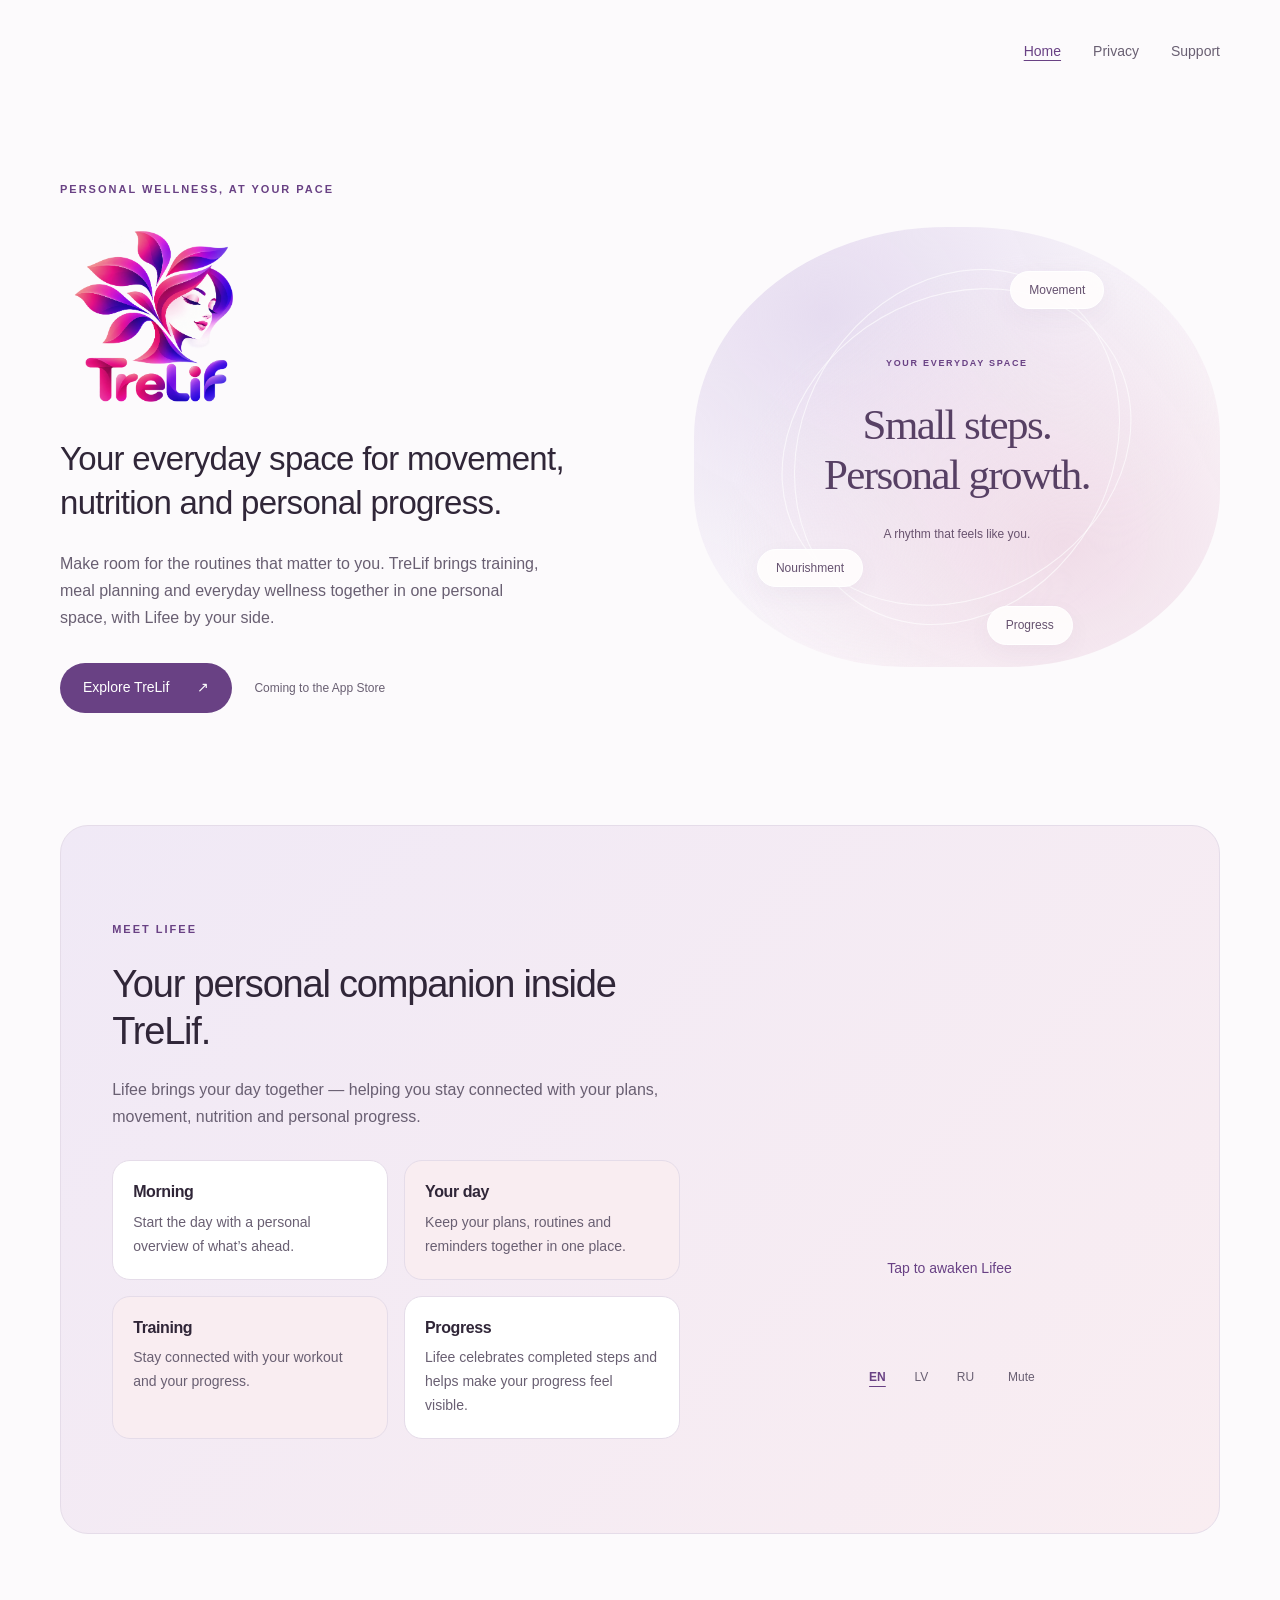
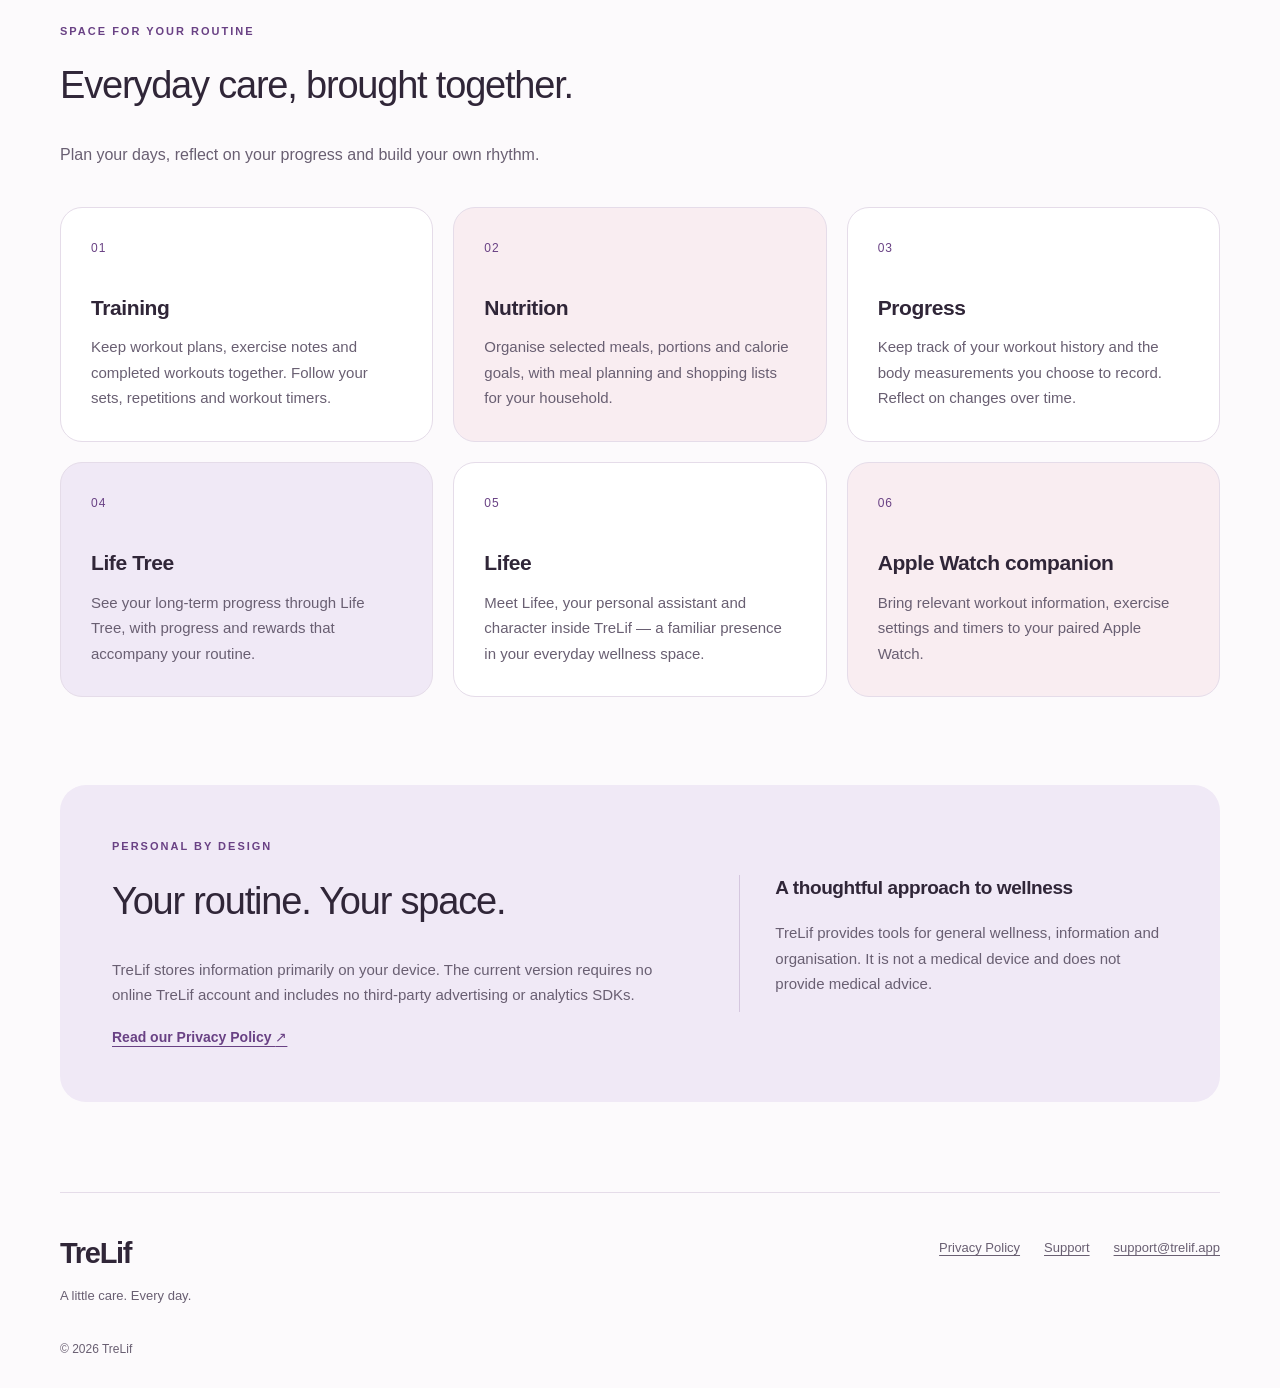
<file: index.html>
<!doctype html>
<html lang="en">
<head>
<meta charset="utf-8">
<meta name="viewport" content="width=device-width, initial-scale=1">
<meta name="description" content="Your everyday space for movement, nutrition and personal progress. Discover TreLif, Lifee and Life Tree.">
<meta name="theme-color" content="#faf7fc">
<title>TreLif — Your everyday wellness space</title>
<link rel="stylesheet" href="./assets/css/style.css?v=lifee-name-1">
<script src="./assets/js/lifee-awakening.js?v=lifee-portrait-v2-1" defer></script>
<script src="./assets/js/lifee-voice.js?v=lifee-portrait-v2-1" defer></script>
<script src="./assets/js/lifee-alive.js?v=lifee-portrait-v2-1" defer></script>
</head>
<body>
<a class="skip-link" href="#main">Skip to content</a>
<header class="site-header site-header--home wrap"><nav aria-label="Main navigation"><a href="./" aria-current="page">Home</a><a href="./privacy/">Privacy</a><a href="./support/">Support</a></nav></header>
<main id="main"><section class="hero wrap"><div class="hero-copy"><p class="eyebrow">PERSONAL WELLNESS, AT YOUR PACE</p><img class="hero-logo" src="assets/images/trelif-logo-web-new.png" alt="TreLif" width="1024" height="1024"><h1 class="hero-statement">Your everyday space for movement, nutrition and personal progress.</h1><p class="intro">Make room for the routines that matter to you. TreLif brings training, meal planning and everyday wellness together in one personal space, with Lifee by your side.</p><div class="hero-actions"><a class="button" href="#explore">Explore TreLif <span aria-hidden="true">↗</span></a><span class="coming">Coming to the App Store</span></div></div><aside class="hero-art" aria-label="Movement, nourishment and growth"><div class="orbit orbit-one"></div><div class="orbit orbit-two"></div><div class="art-core"><span class="eyebrow">YOUR EVERYDAY SPACE</span><p>Small steps.<br>Personal growth.</p><span class="art-caption">A rhythm that feels like you.</span></div><span class="art-label label-one">Movement</span><span class="art-label label-two">Nourishment</span><span class="art-label label-three">Progress</span></aside></section>
<section class="lifee-section wrap" aria-labelledby="lifee-heading">
  <div class="lifee-panel">
    <div class="lifee-copy">
      <p class="eyebrow">MEET LIFEE</p>
      <h2 id="lifee-heading">Your personal companion inside TreLif.</h2>
      <p class="lifee-description">Lifee brings your day together — helping you stay connected with your plans, movement, nutrition and personal progress.</p>
      <div class="lifee-features">
        <article class="lifee-feature"><h3>Morning</h3><p>Start the day with a personal overview of what’s ahead.</p></article>
        <article class="lifee-feature"><h3>Your day</h3><p>Keep your plans, routines and reminders together in one place.</p></article>
        <article class="lifee-feature"><h3>Training</h3><p>Stay connected with your workout and your progress.</p></article>
        <article class="lifee-feature"><h3>Progress</h3><p>Lifee celebrates completed steps and helps make your progress feel visible.</p></article>
      </div>
    </div>
    <figure class="lifee-artwork">
      <div class="lifee-visual">
        <div class="lifee-stage">
        <img class="lifee-image" src="assets/images/lifee-portrait-v2.png" alt="Lifee, the TreLif companion, with a glowing face and blue eyes" width="1302" height="1208" loading="eager" decoding="async">
        <canvas class="lifee-particles" aria-hidden="true" hidden></canvas>
        <canvas class="lifee-body" aria-hidden="true" hidden></canvas>
        <canvas class="lifee-face" aria-hidden="true" hidden></canvas>
        <canvas class="lifee-alive" aria-hidden="true" hidden></canvas>
        <button class="lifee-awaken" type="button" hidden aria-label="Awaken Lifee"><span>Tap to awaken Lifee</span></button>
        </div>
      </div>
      <div class="lifee-controls" hidden><button class="lifee-replay" type="button" hidden>Replay</button><span class="lifee-status" role="status" aria-live="polite"></span></div>
      <div class="lifee-voice-controls" hidden>
        <div class="lifee-languages" role="group" aria-label="Lifee introduction language">
          <button type="button" data-language="en" lang="en" aria-label="English introduction" aria-pressed="true">EN</button>
          <button type="button" data-language="lv" lang="lv" aria-label="Latvian introduction" aria-pressed="false">LV</button>
          <button type="button" data-language="ru" lang="ru" aria-label="Russian introduction" aria-pressed="false">RU</button>
        </div>
        <button class="lifee-mute" type="button" aria-label="Mute Lifee introduction" aria-pressed="false">Mute</button>
        <button class="lifee-play-voice" type="button" hidden>Play introduction</button>
      </div>
      <span class="lifee-voice-status lifee-status" role="status" aria-live="polite"></span>
      <figcaption class="lifee-caption"><span class="lifee-name">Lifee</span><span class="lifee-name-subtitle">Your AI companion</span></figcaption>
    </figure>
  </div>
</section>
<section id="explore" class="explore wrap"><div class="section-heading"><p class="eyebrow">SPACE FOR YOUR ROUTINE</p><h2>Everyday care, brought together.</h2><p>Plan your days, reflect on your progress and build your own rhythm.</p></div><div class="feature-grid"><article class="feature-card"><span class="feature-number" aria-hidden="true">01</span><h3>Training</h3><p>Keep workout plans, exercise notes and completed workouts together. Follow your sets, repetitions and workout timers.</p></article><article class="feature-card"><span class="feature-number" aria-hidden="true">02</span><h3>Nutrition</h3><p>Organise selected meals, portions and calorie goals, with meal planning and shopping lists for your household.</p></article><article class="feature-card"><span class="feature-number" aria-hidden="true">03</span><h3>Progress</h3><p>Keep track of your workout history and the body measurements you choose to record. Reflect on changes over time.</p></article><article class="feature-card"><span class="feature-number" aria-hidden="true">04</span><h3>Life Tree</h3><p>See your long-term progress through Life Tree, with progress and rewards that accompany your routine.</p></article><article class="feature-card"><span class="feature-number" aria-hidden="true">05</span><h3>Lifee</h3><p>Meet Lifee, your personal assistant and character inside TreLif — a familiar presence in your everyday wellness space.</p></article><article class="feature-card"><span class="feature-number" aria-hidden="true">06</span><h3>Apple Watch companion</h3><p>Bring relevant workout information, exercise settings and timers to your paired Apple Watch.</p></article></div></section><section class="privacy-note wrap"><div><p class="eyebrow">PERSONAL BY DESIGN</p><h2>Your routine. Your space.</h2><p>TreLif stores information primarily on your device. The current version requires no online TreLif account and includes no third-party advertising or analytics SDKs.</p><a class="text-link" href="./privacy/">Read our Privacy Policy <span aria-hidden="true">↗</span></a></div><div class="wellness-note"><h3>A thoughtful approach to wellness</h3><p>TreLif provides tools for general wellness, information and organisation. It is not a medical device and does not provide medical advice.</p></div></section></main>
<footer class="site-footer wrap"><div><a class="wordmark" href="./">TreLif</a><p>A little care. Every day.</p></div><nav aria-label="Footer navigation"><a href="./privacy/">Privacy Policy</a><a href="./support/">Support</a><a href="mailto:support@trelif.app">support@trelif.app</a></nav><p class="copyright">© 2026 TreLif</p></footer>
</body>
</html>
</file>
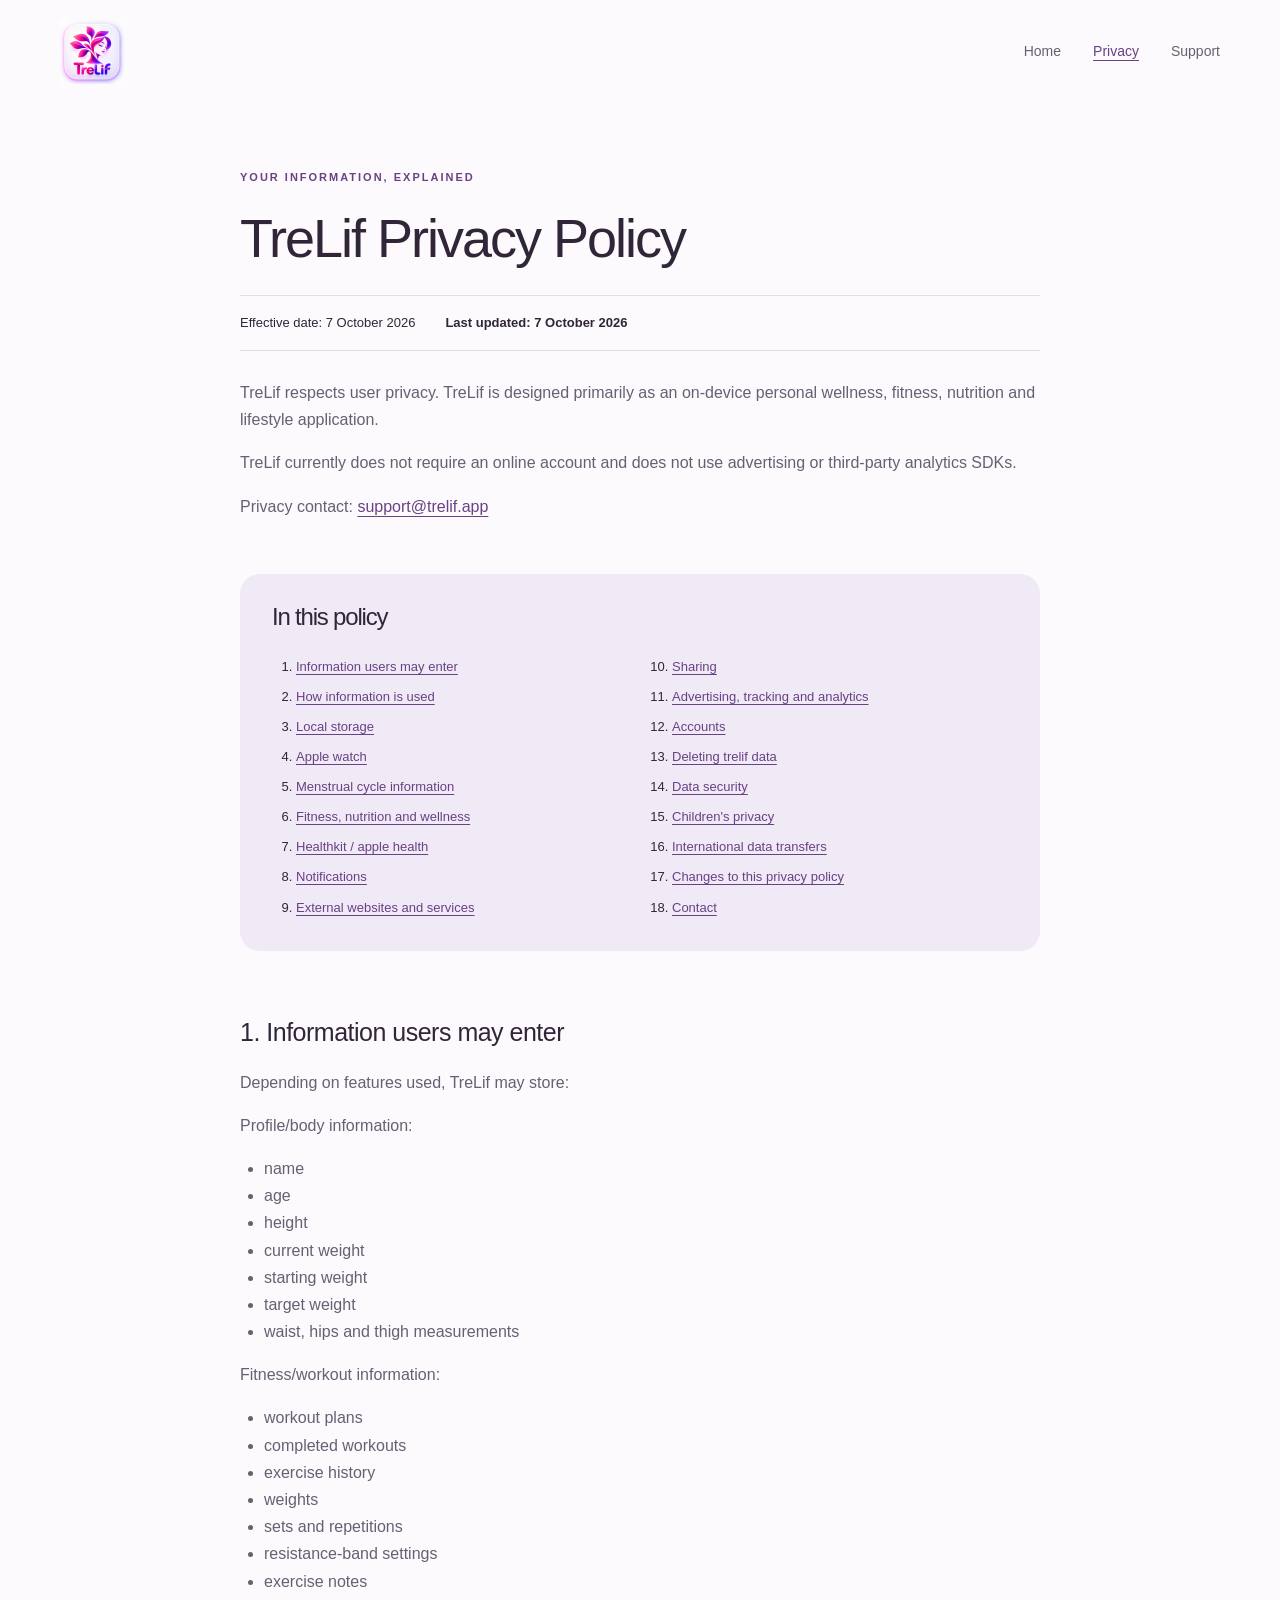
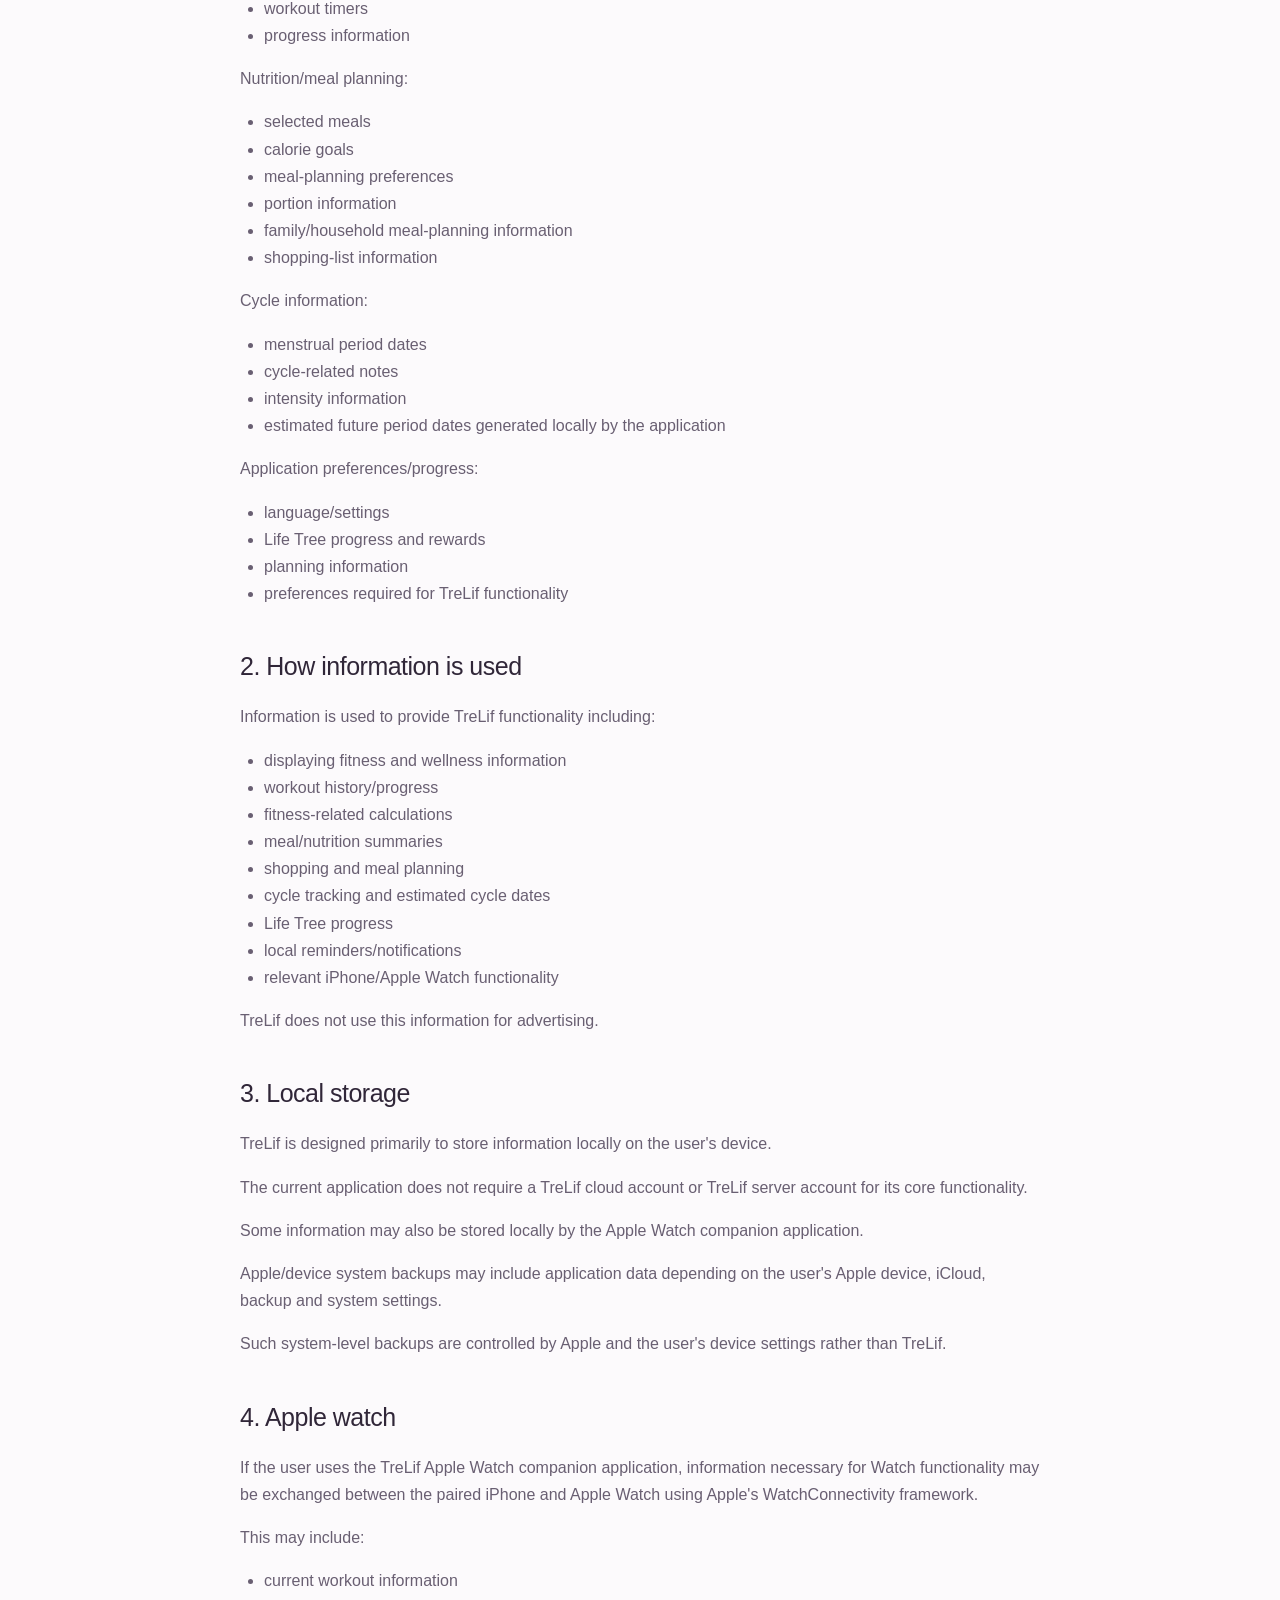
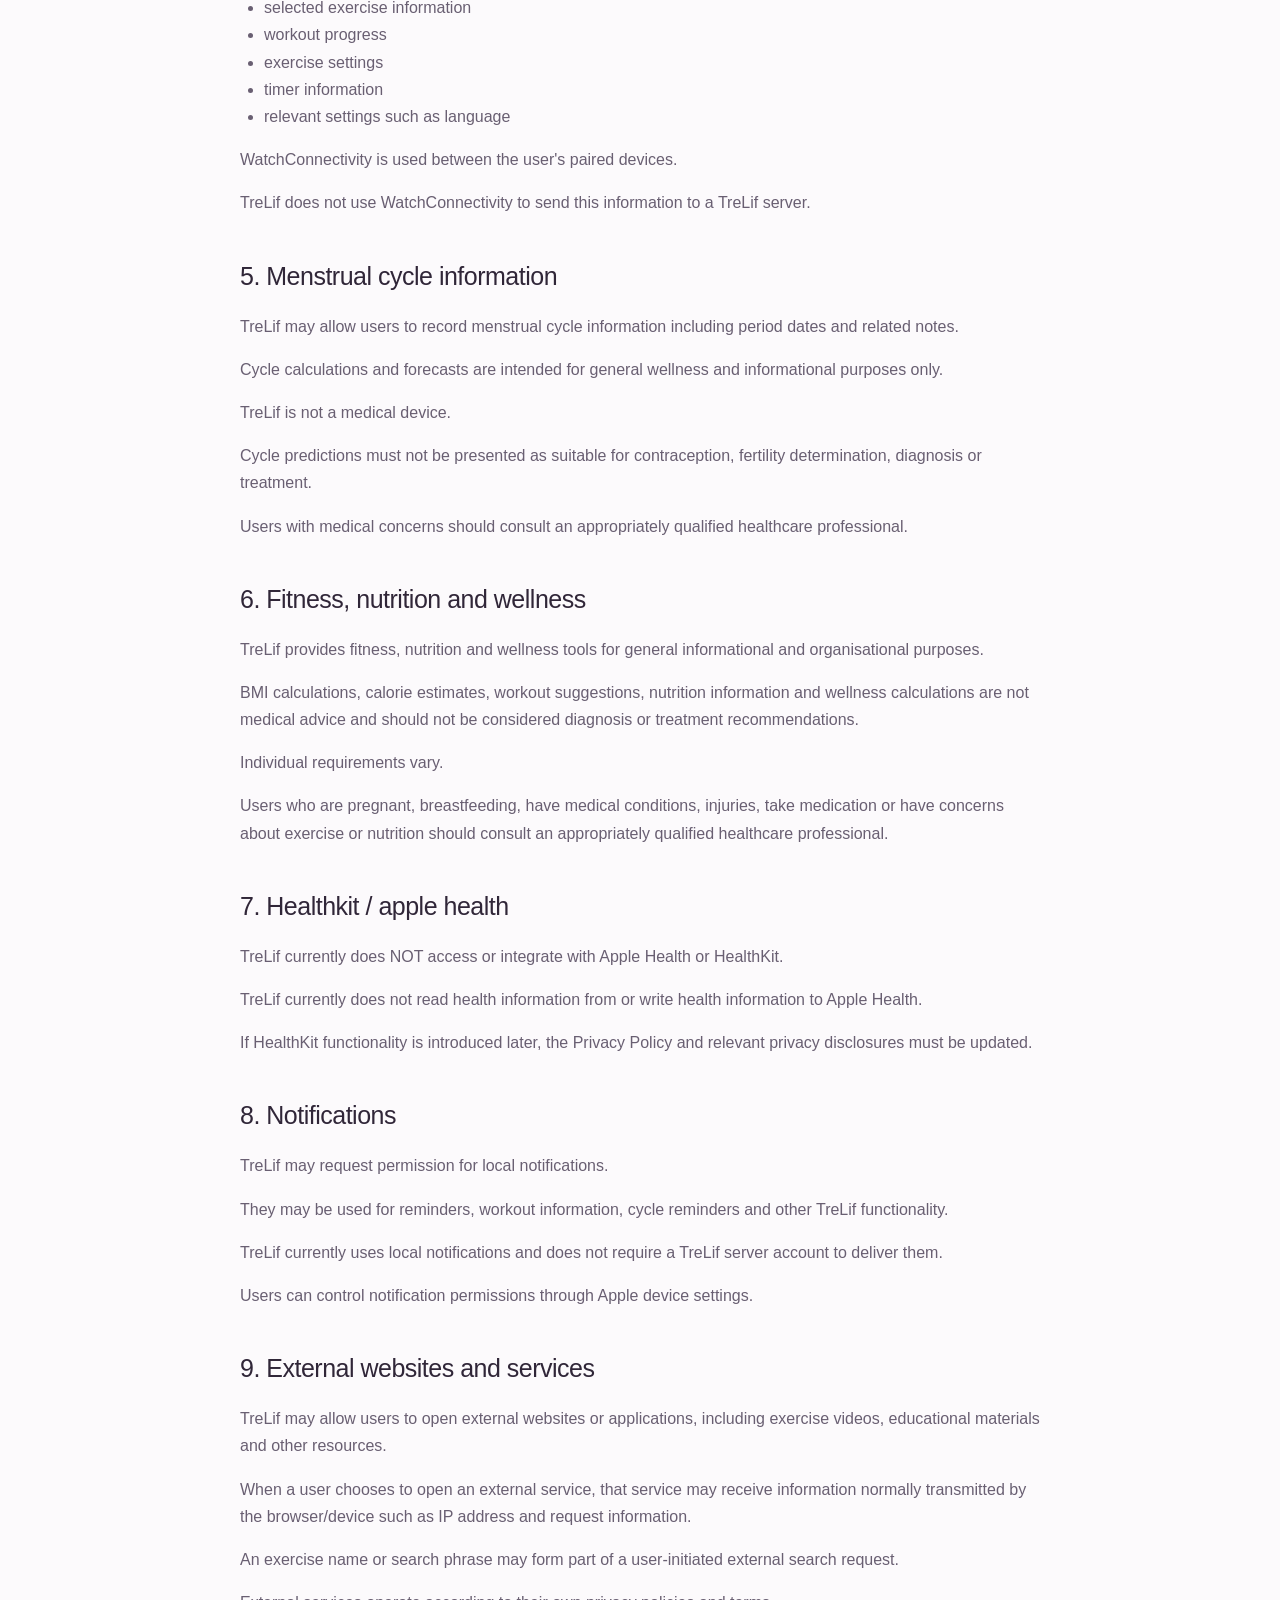
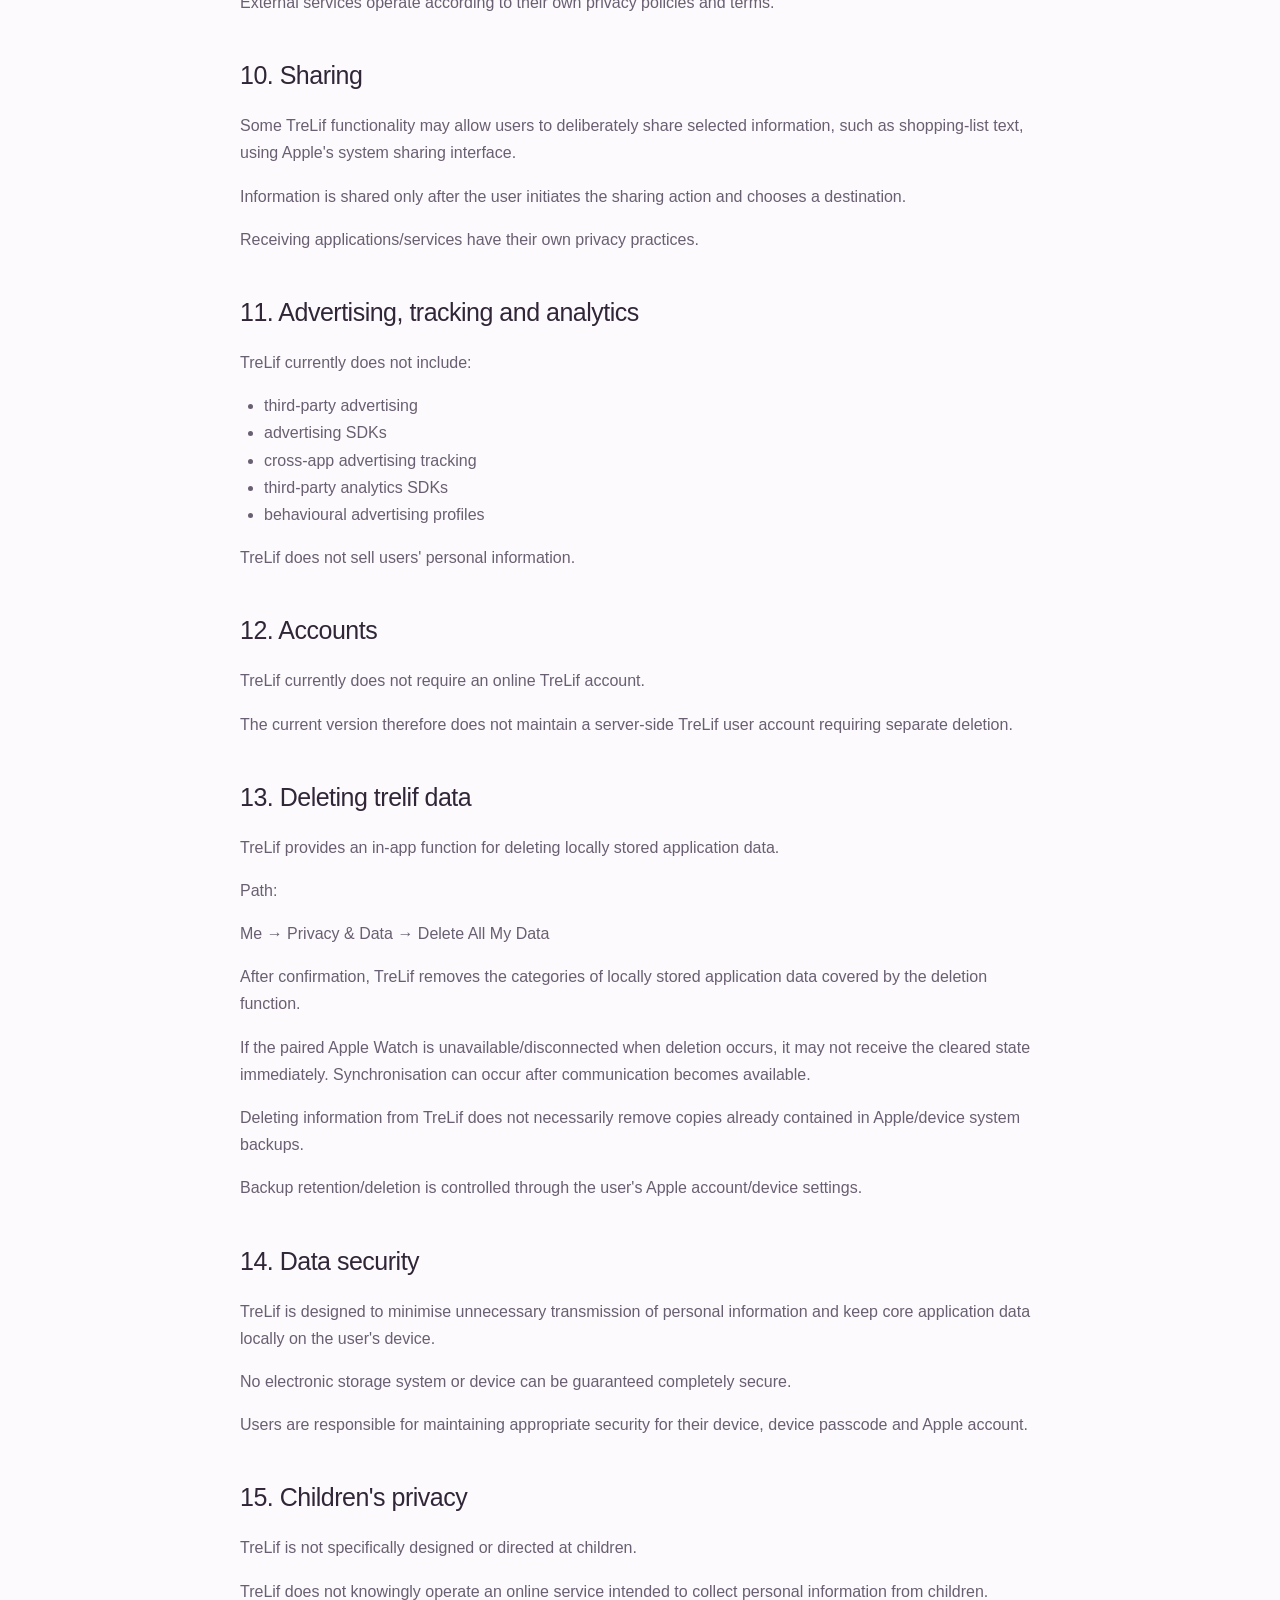
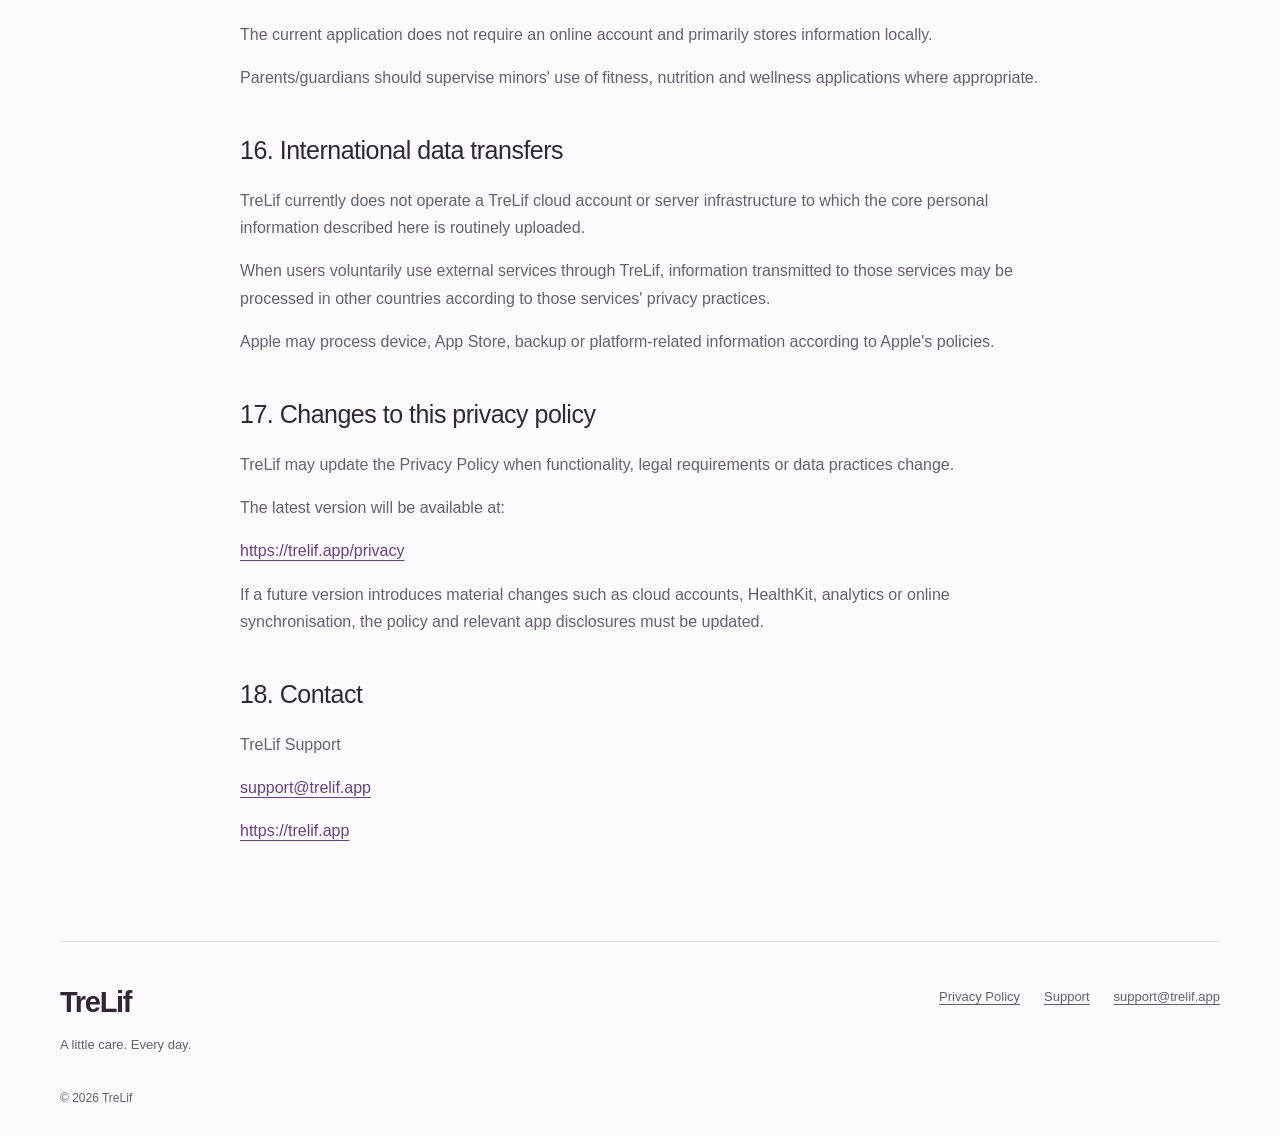
<file: privacy/index.html>
<!doctype html>
<html lang="en">
<head>
<meta charset="utf-8">
<meta name="viewport" content="width=device-width, initial-scale=1">
<meta name="description" content="Read how TreLif stores and uses information, including local storage, Apple Watch, data deletion and privacy contacts.">
<meta name="theme-color" content="#faf7fc">
<title>TreLif Privacy Policy</title>
<link rel="stylesheet" href="../assets/css/style.css">
</head>
<body>
<a class="skip-link" href="#main">Skip to content</a>
<header class="site-header wrap"><a class="brand" href="../" aria-label="TreLif home"><img class="brand-logo" src="../assets/images/trelif-logo.png" alt="TreLif" width="1024" height="1024"></a><nav aria-label="Main navigation"><a href="../">Home</a><a href="../privacy/" aria-current="page">Privacy</a><a href="../support/">Support</a></nav></header>
<main id="main"><header class="page-heading wrap narrow"><p class="eyebrow">YOUR INFORMATION, EXPLAINED</p><h1>TreLif Privacy Policy</h1><div class="dates"><p>Effective date: <time datetime="2026-10-07">7 October 2026</time></p><p><strong>Last updated: <time datetime="2026-10-07">7 October 2026</time></strong></p></div><p>TreLif respects user privacy. TreLif is designed primarily as an on-device personal wellness, fitness, nutrition and lifestyle application.</p><p>TreLif currently does not require an online account and does not use advertising or third-party analytics SDKs.</p><p>Privacy contact: <a href="mailto:support@trelif.app">support@trelif.app</a></p></header><div class="wrap narrow policy"><nav class="contents" aria-label="Privacy policy contents"><h2>In this policy</h2><ol><li><a href="#section-1">Information users may enter</a></li><li><a href="#section-2">How information is used</a></li><li><a href="#section-3">Local storage</a></li><li><a href="#section-4">Apple watch</a></li><li><a href="#section-5">Menstrual cycle information</a></li><li><a href="#section-6">Fitness, nutrition and wellness</a></li><li><a href="#section-7">Healthkit / apple health</a></li><li><a href="#section-8">Notifications</a></li><li><a href="#section-9">External websites and services</a></li><li><a href="#section-10">Sharing</a></li><li><a href="#section-11">Advertising, tracking and analytics</a></li><li><a href="#section-12">Accounts</a></li><li><a href="#section-13">Deleting trelif data</a></li><li><a href="#section-14">Data security</a></li><li><a href="#section-15">Children&#x27;s privacy</a></li><li><a href="#section-16">International data transfers</a></li><li><a href="#section-17">Changes to this privacy policy</a></li><li><a href="#section-18">Contact</a></li></ol></nav><section id="section-1"><h2>1. Information users may enter</h2><p>Depending on features used, TreLif may store:</p><p>Profile/body information:</p><ul><li>name</li><li>age</li><li>height</li><li>current weight</li><li>starting weight</li><li>target weight</li><li>waist, hips and thigh measurements</li></ul><p>Fitness/workout information:</p><ul><li>workout plans</li><li>completed workouts</li><li>exercise history</li><li>weights</li><li>sets and repetitions</li><li>resistance-band settings</li><li>exercise notes</li><li>workout timers</li><li>progress information</li></ul><p>Nutrition/meal planning:</p><ul><li>selected meals</li><li>calorie goals</li><li>meal-planning preferences</li><li>portion information</li><li>family/household meal-planning information</li><li>shopping-list information</li></ul><p>Cycle information:</p><ul><li>menstrual period dates</li><li>cycle-related notes</li><li>intensity information</li><li>estimated future period dates generated locally by the application</li></ul><p>Application preferences/progress:</p><ul><li>language/settings</li><li>Life Tree progress and rewards</li><li>planning information</li><li>preferences required for TreLif functionality</li></ul></section><section id="section-2"><h2>2. How information is used</h2><p>Information is used to provide TreLif functionality including:</p><ul><li>displaying fitness and wellness information</li><li>workout history/progress</li><li>fitness-related calculations</li><li>meal/nutrition summaries</li><li>shopping and meal planning</li><li>cycle tracking and estimated cycle dates</li><li>Life Tree progress</li><li>local reminders/notifications</li><li>relevant iPhone/Apple Watch functionality</li></ul><p>TreLif does not use this information for advertising.</p></section><section id="section-3"><h2>3. Local storage</h2><p>TreLif is designed primarily to store information locally on the user&#x27;s device.</p><p>The current application does not require a TreLif cloud account or TreLif server account for its core functionality.</p><p>Some information may also be stored locally by the Apple Watch companion application.</p><p>Apple/device system backups may include application data depending on the user&#x27;s Apple device, iCloud, backup and system settings.</p><p>Such system-level backups are controlled by Apple and the user&#x27;s device settings rather than TreLif.</p></section><section id="section-4"><h2>4. Apple watch</h2><p>If the user uses the TreLif Apple Watch companion application, information necessary for Watch functionality may be exchanged between the paired iPhone and Apple Watch using Apple&#x27;s WatchConnectivity framework.</p><p>This may include:</p><ul><li>current workout information</li><li>selected exercise information</li><li>workout progress</li><li>exercise settings</li><li>timer information</li><li>relevant settings such as language</li></ul><p>WatchConnectivity is used between the user&#x27;s paired devices.</p><p>TreLif does not use WatchConnectivity to send this information to a TreLif server.</p></section><section id="section-5"><h2>5. Menstrual cycle information</h2><p>TreLif may allow users to record menstrual cycle information including period dates and related notes.</p><p>Cycle calculations and forecasts are intended for general wellness and informational purposes only.</p><p>TreLif is not a medical device.</p><p>Cycle predictions must not be presented as suitable for contraception, fertility determination, diagnosis or treatment.</p><p>Users with medical concerns should consult an appropriately qualified healthcare professional.</p></section><section id="section-6"><h2>6. Fitness, nutrition and wellness</h2><p>TreLif provides fitness, nutrition and wellness tools for general informational and organisational purposes.</p><p>BMI calculations, calorie estimates, workout suggestions, nutrition information and wellness calculations are not medical advice and should not be considered diagnosis or treatment recommendations.</p><p>Individual requirements vary.</p><p>Users who are pregnant, breastfeeding, have medical conditions, injuries, take medication or have concerns about exercise or nutrition should consult an appropriately qualified healthcare professional.</p></section><section id="section-7"><h2>7. Healthkit / apple health</h2><p>TreLif currently does NOT access or integrate with Apple Health or HealthKit.</p><p>TreLif currently does not read health information from or write health information to Apple Health.</p><p>If HealthKit functionality is introduced later, the Privacy Policy and relevant privacy disclosures must be updated.</p></section><section id="section-8"><h2>8. Notifications</h2><p>TreLif may request permission for local notifications.</p><p>They may be used for reminders, workout information, cycle reminders and other TreLif functionality.</p><p>TreLif currently uses local notifications and does not require a TreLif server account to deliver them.</p><p>Users can control notification permissions through Apple device settings.</p></section><section id="section-9"><h2>9. External websites and services</h2><p>TreLif may allow users to open external websites or applications, including exercise videos, educational materials and other resources.</p><p>When a user chooses to open an external service, that service may receive information normally transmitted by the browser/device such as IP address and request information.</p><p>An exercise name or search phrase may form part of a user-initiated external search request.</p><p>External services operate according to their own privacy policies and terms.</p></section><section id="section-10"><h2>10. Sharing</h2><p>Some TreLif functionality may allow users to deliberately share selected information, such as shopping-list text, using Apple&#x27;s system sharing interface.</p><p>Information is shared only after the user initiates the sharing action and chooses a destination.</p><p>Receiving applications/services have their own privacy practices.</p></section><section id="section-11"><h2>11. Advertising, tracking and analytics</h2><p>TreLif currently does not include:</p><ul><li>third-party advertising</li><li>advertising SDKs</li><li>cross-app advertising tracking</li><li>third-party analytics SDKs</li><li>behavioural advertising profiles</li></ul><p>TreLif does not sell users&#x27; personal information.</p></section><section id="section-12"><h2>12. Accounts</h2><p>TreLif currently does not require an online TreLif account.</p><p>The current version therefore does not maintain a server-side TreLif user account requiring separate deletion.</p></section><section id="section-13"><h2>13. Deleting trelif data</h2><p>TreLif provides an in-app function for deleting locally stored application data.</p><p>Path:</p><p>Me → Privacy &amp; Data → Delete All My Data</p><p>After confirmation, TreLif removes the categories of locally stored application data covered by the deletion function.</p><p>If the paired Apple Watch is unavailable/disconnected when deletion occurs, it may not receive the cleared state immediately. Synchronisation can occur after communication becomes available.</p><p>Deleting information from TreLif does not necessarily remove copies already contained in Apple/device system backups.</p><p>Backup retention/deletion is controlled through the user&#x27;s Apple account/device settings.</p></section><section id="section-14"><h2>14. Data security</h2><p>TreLif is designed to minimise unnecessary transmission of personal information and keep core application data locally on the user&#x27;s device.</p><p>No electronic storage system or device can be guaranteed completely secure.</p><p>Users are responsible for maintaining appropriate security for their device, device passcode and Apple account.</p></section><section id="section-15"><h2>15. Children&#x27;s privacy</h2><p>TreLif is not specifically designed or directed at children.</p><p>TreLif does not knowingly operate an online service intended to collect personal information from children.</p><p>The current application does not require an online account and primarily stores information locally.</p><p>Parents/guardians should supervise minors&#x27; use of fitness, nutrition and wellness applications where appropriate.</p></section><section id="section-16"><h2>16. International data transfers</h2><p>TreLif currently does not operate a TreLif cloud account or server infrastructure to which the core personal information described here is routinely uploaded.</p><p>When users voluntarily use external services through TreLif, information transmitted to those services may be processed in other countries according to those services&#x27; privacy practices.</p><p>Apple may process device, App Store, backup or platform-related information according to Apple&#x27;s policies.</p></section><section id="section-17"><h2>17. Changes to this privacy policy</h2><p>TreLif may update the Privacy Policy when functionality, legal requirements or data practices change.</p><p>The latest version will be available at:</p><p><a href="./">https://trelif.app/privacy</a></p><p>If a future version introduces material changes such as cloud accounts, HealthKit, analytics or online synchronisation, the policy and relevant app disclosures must be updated.</p></section><section id="section-18"><h2>18. Contact</h2><p>TreLif Support</p><p><a href="mailto:support@trelif.app">support@trelif.app</a></p><p><a href="../">https://trelif.app</a></p></section></div></main>
<footer class="site-footer wrap"><div><a class="wordmark" href="../">TreLif</a><p>A little care. Every day.</p></div><nav aria-label="Footer navigation"><a href="../privacy/">Privacy Policy</a><a href="../support/">Support</a><a href="mailto:support@trelif.app">support@trelif.app</a></nav><p class="copyright">© 2026 TreLif</p></footer>
</body>
</html>
</file>
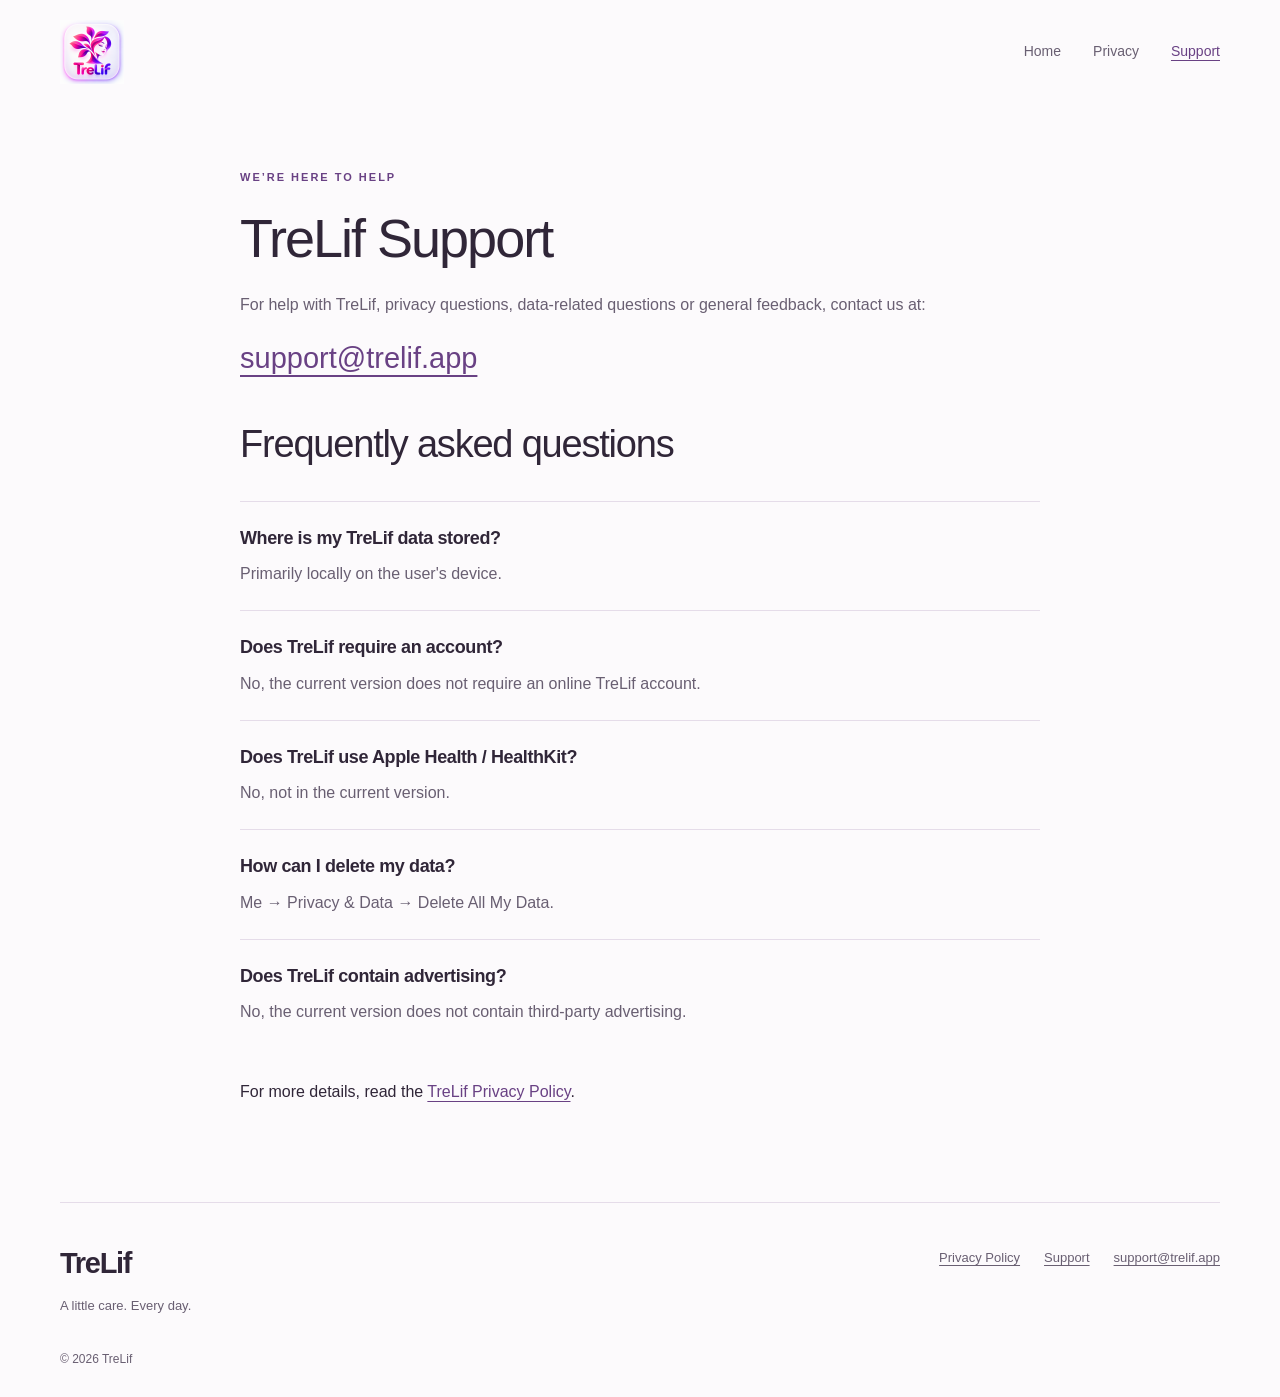
<file: support/index.html>
<!doctype html>
<html lang="en">
<head>
<meta charset="utf-8">
<meta name="viewport" content="width=device-width, initial-scale=1">
<meta name="description" content="Contact TreLif Support for help, privacy and data questions, or feedback. Find answers about local storage, accounts and data deletion.">
<meta name="theme-color" content="#faf7fc">
<title>TreLif Support</title>
<link rel="stylesheet" href="../assets/css/style.css">
</head>
<body>
<a class="skip-link" href="#main">Skip to content</a>
<header class="site-header wrap"><a class="brand" href="../" aria-label="TreLif home"><img class="brand-logo" src="../assets/images/trelif-logo.png" alt="TreLif" width="1024" height="1024"></a><nav aria-label="Main navigation"><a href="../">Home</a><a href="../privacy/">Privacy</a><a href="../support/" aria-current="page">Support</a></nav></header>
<main id="main"><header class="page-heading wrap narrow"><p class="eyebrow">WE’RE HERE TO HELP</p><h1>TreLif Support</h1><p>For help with TreLif, privacy questions, data-related questions or general feedback, contact us at:</p><a class="contact-email" href="mailto:support@trelif.app">support@trelif.app</a></header><section class="wrap narrow faq"><h2>Frequently asked questions</h2><article><h3>Where is my TreLif data stored?</h3><p>Primarily locally on the user's device.</p></article><article><h3>Does TreLif require an account?</h3><p>No, the current version does not require an online TreLif account.</p></article><article><h3>Does TreLif use Apple Health / HealthKit?</h3><p>No, not in the current version.</p></article><article><h3>How can I delete my data?</h3><p>Me → Privacy & Data → Delete All My Data.</p></article><article><h3>Does TreLif contain advertising?</h3><p>No, the current version does not contain third-party advertising.</p></article><p class="support-policy">For more details, read the <a href="../privacy/">TreLif Privacy Policy</a>.</p></section></main>
<footer class="site-footer wrap"><div><a class="wordmark" href="../">TreLif</a><p>A little care. Every day.</p></div><nav aria-label="Footer navigation"><a href="../privacy/">Privacy Policy</a><a href="../support/">Support</a><a href="mailto:support@trelif.app">support@trelif.app</a></nav><p class="copyright">© 2026 TreLif</p></footer>
</body>
</html>
</file>
<file: assets/css/style.css>
:root{color-scheme:light;--paper:#fcfafc;--ink:#302638;--muted:#695f72;--purple:#694184;--line:#e5dce9;--lavender:#f0e9f6;--pink:#f9edf1;font-family:-apple-system,BlinkMacSystemFont,"Segoe UI",sans-serif;font-synthesis:none}*{box-sizing:border-box}html{scroll-behavior:smooth;scroll-padding-top:2rem}body{margin:0;background:var(--paper);color:var(--ink);font-size:16px;line-height:1.7}a{color:var(--purple);text-underline-offset:.25em}a:hover{text-decoration-thickness:2px}a:focus-visible,summary:focus-visible{outline:3px solid var(--purple);outline-offset:5px;border-radius:3px}.wrap{width:min(1160px,calc(100% - 64px));margin-inline:auto}.narrow{max-width:800px}.site-header{min-height:104px;display:flex;align-items:center;justify-content:space-between;gap:24px}.wordmark{font-size:29px;font-weight:650;letter-spacing:-1.3px;color:var(--ink);text-decoration:none}.brand{display:inline-flex;align-items:center;flex-shrink:0}.brand-logo{display:block;width:64px;height:auto}.site-header nav{display:flex;gap:32px}.site-header nav a{font-size:14px;color:var(--muted);text-decoration:none}.site-header nav a:hover,.site-header nav a[aria-current]{color:var(--purple);text-decoration:underline}.skip-link{position:absolute;top:8px;left:8px;transform:translateY(-180%);padding:8px 16px;background:white;z-index:5}.skip-link:focus{transform:none}.hero{display:grid;grid-template-columns:1.1fr 1fr;align-items:center;gap:55px;padding-block:76px 112px}.eyebrow{font-size:11px;font-weight:650;letter-spacing:2px;color:var(--purple);margin:0 0 22px}h1,h2,h3,p{margin-top:0}h1{font-size:clamp(48px,6vw,80px);font-weight:500;letter-spacing:-3.5px;line-height:1.08;margin-bottom:24px}h2{font-size:clamp(28px,3vw,38px);font-weight:500;line-height:1.25;letter-spacing:-1.2px}h3{font-size:21px;font-weight:550;line-height:1.35;letter-spacing:-.4px}.hero-statement{font-size:clamp(24px,2.6vw,33px);font-weight:500;line-height:1.35;letter-spacing:-.7px;margin-bottom:24px}.intro{color:var(--muted);max-width:490px}.hero-actions{display:flex;flex-wrap:wrap;gap:22px;align-items:center;margin-top:32px}.button{display:inline-flex;gap:28px;align-items:center;background:var(--purple);color:#fff;text-decoration:none;padding:13px 23px;border-radius:50px;font-size:14px}.button:hover{background:#543268}.coming{font-size:12px;color:var(--muted)}.hero-art{min-height:440px;position:relative;display:grid;place-items:center;isolation:isolate;border-radius:48% 48% 40% 40%;background:radial-gradient(ellipse at 70% 72%,#f0dce8,transparent 65%),radial-gradient(ellipse at 25% 20%,#e6dcf0,transparent 75%);overflow:hidden}.art-core{text-align:center;z-index:1;padding:45px 20px}.art-core .eyebrow{font-size:9px;letter-spacing:1.7px}.art-core p{font-family:Georgia,"Times New Roman",serif;font-size:43px;line-height:1.16;letter-spacing:-1.6px;margin:26px 0 20px;color:#574064}.art-caption{font-size:12px;color:#69536f}.orbit{position:absolute;width:310px;height:370px;border:1px solid #ffffffaa;border-radius:50%;transform:rotate(30deg)}.orbit-two{width:365px;height:300px;transform:rotate(-30deg)}.art-label{position:absolute;z-index:2;background:#fffdfdea;border:1px solid #fff;border-radius:24px;padding:8px 18px;font-size:12px;color:#65516f;box-shadow:0 8px 25px #6440730b}.label-one{top:10%;right:22%}.label-two{bottom:18%;left:12%}.label-three{bottom:5%;right:28%}.explore{padding-bottom:88px}.section-heading{max-width:650px;margin-bottom:38px}.section-heading p:last-child{color:var(--muted)}.feature-grid{display:grid;grid-template-columns:repeat(3,1fr);gap:20px}.feature-card{padding:30px;border:1px solid var(--line);border-radius:22px;background:#fff}.feature-card:nth-child(2),.feature-card:nth-child(6){background:var(--pink)}.feature-card:nth-child(4){background:var(--lavender)}.feature-number{display:block;font-size:12px;letter-spacing:1px;color:var(--purple);margin-bottom:36px}.feature-card h3{margin-bottom:12px}.feature-card p{font-size:15px;color:var(--muted);margin:0}.privacy-note{display:grid;grid-template-columns:1.3fr 1fr;gap:70px;padding:52px;border-radius:26px;background:var(--lavender);margin-bottom:90px}.privacy-note p:not(.eyebrow){color:var(--muted);font-size:15px}.text-link{font-size:14px;font-weight:600}.wellness-note{align-self:center;border-left:1px solid #d5c7df;padding-left:35px}.wellness-note h3{font-size:19px}.site-footer{border-top:1px solid var(--line);display:grid;grid-template-columns:1fr auto;gap:25px;padding-block:36px 28px}.site-footer p{font-size:13px;color:var(--muted);margin:7px 0 0}.site-footer nav{display:flex;align-items:start;flex-wrap:wrap;gap:24px;padding-top:8px}.site-footer nav a{font-size:13px;color:var(--muted)}.site-footer .copyright{grid-column:1/-1;font-size:12px}.page-heading{padding-block:64px 38px}.page-heading h1{font-size:clamp(36px,5vw,54px);letter-spacing:-2px}.page-heading>p:not(.eyebrow){color:var(--muted)}.dates{display:flex;flex-wrap:wrap;gap:8px 30px;border-block:1px solid var(--line);padding:16px 0;margin:28px 0}.dates p{font-size:13px;margin:0}.policy{padding-bottom:70px}.contents{background:var(--lavender);border-radius:20px;padding:28px 32px;margin-bottom:48px}.contents h2{font-size:24px}.contents ol{columns:2;column-gap:40px;padding-left:24px;margin:0}.contents li{font-size:13px;padding:4px 0;break-inside:avoid}.policy section{padding-top:18px;margin-bottom:26px}.policy section h2{font-size:25px;letter-spacing:-.5px}.policy section p,.policy section li{color:var(--muted)}.policy section ul{padding-left:24px}.contact-email{display:inline-block;font-size:clamp(20px,4vw,29px);font-weight:500;overflow-wrap:anywhere}.faq{padding-bottom:80px}.faq>h2{margin-bottom:32px}.faq article{border-top:1px solid var(--line);padding:24px 0 7px}.faq article h3{font-size:18px;margin-bottom:10px}.faq article p{color:var(--muted)}.support-policy{margin-top:30px}.error-page{min-height:55vh;padding-bottom:80px}main{overflow-wrap:break-word}@media(min-width:1400px){.hero{padding-top:100px}}@media(max-width:900px){.hero{gap:28px;padding-block:48px 72px}.hero-art{min-height:390px}.art-core p{font-size:36px}.feature-grid{grid-template-columns:repeat(2,1fr)}.privacy-note{gap:35px;padding:36px}.site-footer nav{gap:16px;max-width:300px}}@media(max-width:640px){.wrap{width:calc(100% - 40px)}.site-header{min-height:84px;gap:16px;flex-wrap:wrap;padding-block:12px}.brand-logo{width:56px}.site-header nav{gap:18px}.site-header nav a{font-size:13px}.wordmark{font-size:26px}.hero{grid-template-columns:1fr;padding-block:36px 64px;gap:42px}h1{letter-spacing:-2px}.hero-art{min-height:350px;max-width:420px;width:100%;justify-self:center}.hero-statement{max-width:420px}.hero-actions{gap:18px}.art-core p{font-size:39px}.feature-grid{grid-template-columns:1fr}.feature-card{padding:27px}.feature-number{margin-bottom:24px}.explore{padding-bottom:56px}.privacy-note{grid-template-columns:1fr;padding:28px;gap:30px;margin-bottom:56px}.wellness-note{padding-left:0;padding-top:25px;border-left:0;border-top:1px solid #d5c7df}.site-footer{grid-template-columns:1fr;gap:16px}.site-footer nav{max-width:none;gap:14px 24px}.page-heading{padding-top:36px}.contents{padding:24px}.contents ol{columns:1}.policy section h2{font-size:23px}.dates{display:block}.dates p+p{margin-top:8px}}@media(prefers-reduced-motion:reduce){html{scroll-behavior:auto}*,*::before,*::after{animation:none!important;transition:none!important}}

.site-header--home{justify-content:flex-end}
.hero-logo{display:block;width:clamp(128px,16vw,192px);max-width:100%;height:auto;margin-bottom:24px;filter:saturate(0.88)}
/* Meet Lifee: all styling is scoped to the new Home section. */
.lifee-section{padding-bottom:88px}
.lifee-panel{display:grid;grid-template-columns:minmax(0,1.3fr) minmax(0,1fr);align-items:center;gap:clamp(28px,4vw,56px);padding:clamp(24px,4vw,52px);border:1px solid var(--line);border-radius:28px;background:linear-gradient(135deg,var(--lavender),var(--pink))}
.lifee-copy{min-width:0}
.lifee-copy h2{max-width:520px;margin-bottom:20px}
.lifee-description{color:var(--muted);margin-bottom:30px}
.lifee-features{display:grid;grid-template-columns:repeat(2,minmax(0,1fr));gap:16px}
.lifee-feature{padding:20px;border:1px solid var(--line);border-radius:18px;background:#fff}
.lifee-feature:nth-child(2),.lifee-feature:nth-child(3){background:var(--pink)}
.lifee-feature h3{font-size:16px;margin-bottom:8px}
.lifee-feature p{font-size:14px;color:var(--muted);margin-bottom:0}
.lifee-visual{display:grid;place-items:center;min-height:360px;min-width:0;padding:24px 0}
.lifee-artwork{min-width:0;width:100%;max-width:420px;margin:0;justify-self:center}
.lifee-image{display:block;width:100%;max-width:100%;height:auto;object-fit:contain}
.lifee-caption{font-size:13px;color:var(--muted);text-align:center;margin:16px 0 0}
.lifee-stage{position:relative;width:100%;isolation:isolate}
.lifee-particles{position:absolute;inset:0;width:100%;height:100%;pointer-events:none}
.lifee-image,.lifee-particles{filter:brightness(0.8) saturate(0.88)}
.lifee-stage[data-state] .lifee-image{opacity:0}
.lifee-stage[data-state="complete"] .lifee-image{opacity:1}
.lifee-awaken{position:absolute;inset:0;z-index:2;width:100%;border:0;padding:0;background:transparent;color:var(--purple);font:inherit;cursor:pointer;display:flex;align-items:flex-end;justify-content:center}
.lifee-awaken span{font-size:14px;padding:10px 0;text-shadow:0 1px 8px var(--paper)}
.lifee-awaken:focus-visible,.lifee-replay:focus-visible{outline:none}
.lifee-awaken:focus-visible span,.lifee-replay:focus-visible{text-decoration:underline;text-decoration-thickness:2px;text-underline-offset:6px}
.lifee-controls{height:36px;display:flex;justify-content:center;align-items:center}
.lifee-replay{border:0;background:transparent;color:var(--purple);font:inherit;font-size:14px;padding:6px 16px;cursor:pointer;text-decoration:underline;text-underline-offset:4px}
.lifee-status{position:absolute;width:1px;height:1px;padding:0;overflow:hidden;clip-path:inset(50%);white-space:nowrap}
.lifee-artwork [hidden]{display:none}
.lifee-voice-controls{display:flex;flex-wrap:wrap;align-items:center;justify-content:center;gap:4px 12px;margin-top:4px}
.lifee-languages{display:flex;align-items:center}
.lifee-voice-controls button{min-width:44px;min-height:44px;padding:8px;border:0;background:transparent;color:var(--muted);font:inherit;font-size:12px;cursor:pointer}
.lifee-languages button[aria-pressed="true"]{color:var(--purple);font-weight:650;text-decoration:underline;text-underline-offset:5px}
.lifee-voice-controls button:focus-visible{outline:none;text-decoration:underline;text-decoration-thickness:2px;text-underline-offset:5px}
.lifee-stage[data-state="complete"] .lifee-awaken span{visibility:hidden}
.lifee-stage[data-state="complete"] .lifee-awaken:focus-visible span{visibility:visible}
.lifee-alive{position:absolute;inset:0;z-index:1;width:100%;height:100%;pointer-events:none}
.lifee-stage[data-state="complete"] .lifee-image,.lifee-stage[data-state="complete"] .lifee-alive{transform:translateY(var(--lifee-breath,0px))}
@media(prefers-reduced-motion:reduce){.lifee-stage .lifee-image,.lifee-stage .lifee-alive{transform:none!important}.lifee-alive{display:none!important}}
@media(max-width:900px){.lifee-panel{grid-template-columns:minmax(0,1fr)}.lifee-visual{width:100%;max-width:420px;min-height:300px;justify-self:center}}
@media(max-width:640px){.lifee-section{padding-bottom:56px}.lifee-features{grid-template-columns:minmax(0,1fr)}.lifee-visual{min-height:260px}.lifee-feature{padding:18px}}

/* Explicit opt-in diagnostics; never shown on the normal website. */
.lifee-artwork.lifee-debug-enabled{position:relative}
.lifee-debug-status{position:absolute;bottom:0;left:0;z-index:4;max-width:100%;padding:4px 6px;background:#fff;color:#762578;font:11px/1.4 monospace;pointer-events:none}
.lifee-stage[data-debug="true"][data-state="complete"] .lifee-image{filter:brightness(0.8) saturate(0.88) drop-shadow(0 0 var(--lifee-debug-glow,12px) #ff00ff)}

/* Lifee 2.0: facial detail stays fixed; only the lower portrait breathes. */
.lifee-body,.lifee-face{position:absolute;inset:0;width:100%;height:100%;pointer-events:none;filter:brightness(0.8) saturate(0.88)}
.lifee-body{z-index:0}.lifee-face{z-index:2}
.lifee-stage[data-body-motion="true"][data-state="complete"] .lifee-image{clip-path:inset(0 0 23% 0)}
.lifee-stage .lifee-awaken{z-index:3}
@media(prefers-reduced-motion:reduce){.lifee-stage[data-body-motion] .lifee-image{clip-path:none}.lifee-body,.lifee-face{display:none!important}}

/* Character name treatment: same system typography, richer muted violet. */
.lifee-caption{color:#59356f;line-height:1.35}
.lifee-name{display:block;font-size:clamp(28px,3vw,34px);font-weight:600;letter-spacing:-0.8px}
.lifee-name-subtitle{display:block;margin-top:3px;font-size:13px;letter-spacing:0.2px;color:#69516f}
.lifee-visual:has(.lifee-stage[data-state]) ~ .lifee-caption{opacity:0}
.lifee-visual:has(.lifee-stage[data-state="complete"]) ~ .lifee-caption{opacity:1;transition:opacity 700ms ease}
</file>
